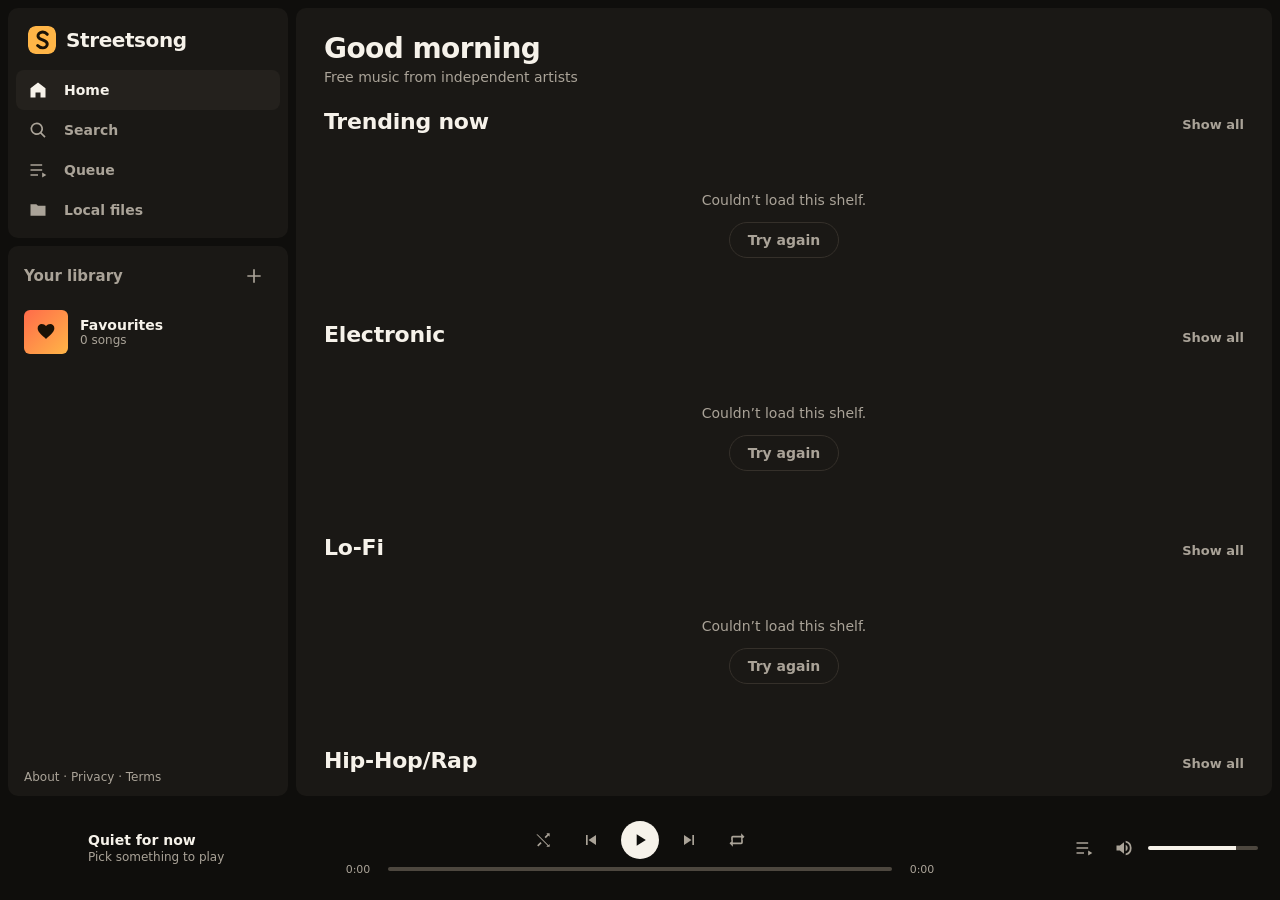
<file: public/index.html>
<!doctype html>
<html lang="en">
<head>
  <meta charset="utf-8">
  <meta name="viewport" content="width=device-width, initial-scale=1">
  <title>Streetsong</title>
  <meta name="description" content="Free music from independent artists. Search, save favourites, make playlists. No sign-up.">
  <meta property="og:title" content="Streetsong">
  <meta property="og:description" content="Free music from independent artists. No sign-up.">
  <meta property="og:url" content="https://streetsong.netlify.app/">
  <meta property="og:image" content="https://streetsong.netlify.app/og.png">
  <meta name="twitter:card" content="summary_large_image">
  <meta name="theme-color" content="#0f0e0c">
  <link rel="icon" type="image/svg+xml" href="icon.svg">
  <link rel="stylesheet" href="styles.css">
</head>
<body>
  <div class="app">
    <aside class="sidebar">
      <a class="brand" href="#/">
        <span class="brand-mark"></span>
        <span>Streetsong</span>
      </a>
      <nav class="nav" id="nav">
        <a href="#/" data-route="home"><i data-icon="home"></i><span>Home</span></a>
        <a href="#/search" data-route="search"><i data-icon="search"></i><span>Search</span></a>
        <a href="#/liked" data-route="liked" class="mobile-only"><i data-icon="heart"></i><span>Favourites</span></a>
        <a href="#/queue" data-route="queue"><i data-icon="queue"></i><span>Queue</span></a>
        <a href="#/local" data-route="local"><i data-icon="folder"></i><span>Local files</span></a>
      </nav>
      <section class="library">
        <header>
          <h2>Your library</h2>
          <button class="icon-btn" id="new-playlist" title="Create playlist" aria-label="Create playlist"><i data-icon="plus"></i></button>
        </header>
        <ul class="lib-list" id="lib-list"></ul>
        <a class="legal-link" href="about.html">About · Privacy · Terms</a>
      </section>
    </aside>

    <main class="main" id="main" tabindex="-1"></main>

    <footer class="player" id="player">
      <div class="now">
        <img class="now-art" id="now-art" alt="">
        <div class="now-meta">
          <div class="now-title" id="now-title">Quiet for now</div>
          <div class="now-artist" id="now-artist">Pick something to play</div>
        </div>
        <button class="icon-btn like-btn" id="now-like" aria-label="Like" hidden><i data-icon="heart"></i></button>
      </div>
      <div class="controls">
        <div class="buttons">
          <button class="icon-btn toggle" id="btn-shuffle" title="Shuffle" aria-label="Shuffle"><i data-icon="shuffle"></i></button>
          <button class="icon-btn" id="btn-prev" title="Previous" aria-label="Previous"><i data-icon="prev"></i></button>
          <button class="play-btn" id="btn-play" title="Play (Space)" aria-label="Play"><i data-icon="play"></i></button>
          <button class="icon-btn" id="btn-next" title="Next" aria-label="Next"><i data-icon="next"></i></button>
          <button class="icon-btn toggle" id="btn-repeat" title="Repeat" aria-label="Repeat"><i data-icon="repeat"></i></button>
        </div>
        <div class="seek">
          <span id="t-cur">0:00</span>
          <input type="range" id="seek" min="0" max="1000" value="0" aria-label="Seek">
          <span id="t-dur">0:00</span>
        </div>
      </div>
      <div class="extras">
        <a class="icon-btn" href="#/queue" title="Queue" aria-label="Queue"><i data-icon="queue"></i></a>
        <button class="icon-btn" id="btn-mute" title="Mute" aria-label="Mute"><i data-icon="volume"></i></button>
        <input type="range" id="volume" min="0" max="100" value="80" aria-label="Volume">
      </div>
    </footer>
  </div>

  <div class="menu" id="menu" hidden></div>
  <div class="toast" id="toast" role="status" aria-live="polite"></div>
  <audio id="audio" preload="auto"></audio>
  <input type="file" id="file-input" accept="audio/*" multiple hidden>

  <script src="app.js"></script>
</body>
</html>
</file>
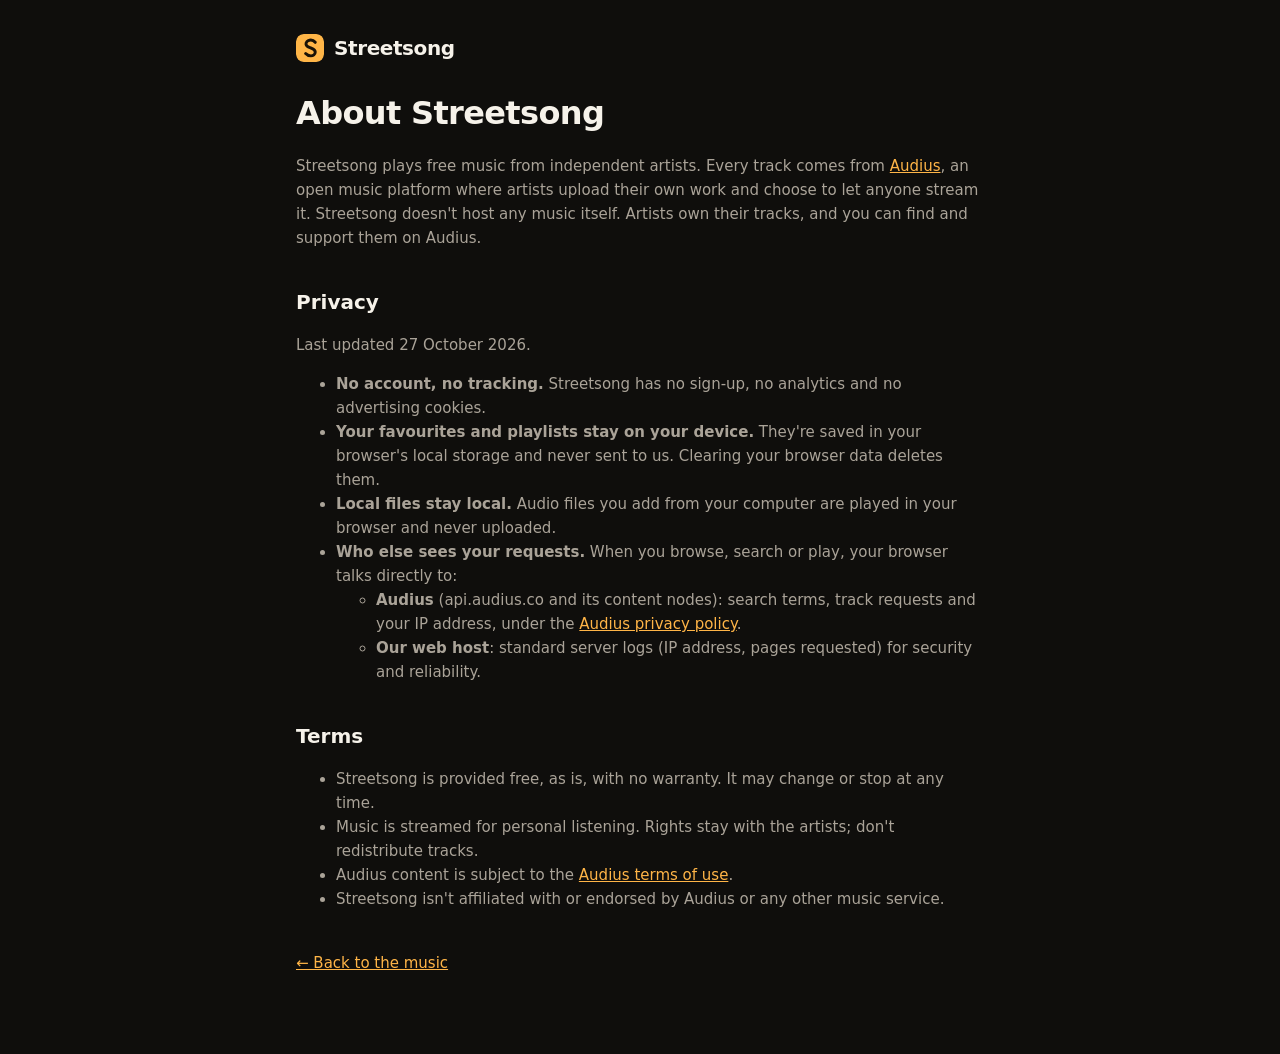
<file: public/about.html>
<!doctype html>
<html lang="en">
<head>
  <meta charset="utf-8">
  <meta name="viewport" content="width=device-width, initial-scale=1">
  <title>About Streetsong</title>
  <meta name="theme-color" content="#0f0e0c">
  <link rel="icon" type="image/svg+xml" href="icon.svg">
  <link rel="stylesheet" href="styles.css">
  <style>
    body { overflow: auto; }
    .doc { max-width: 720px; margin: 0 auto; padding: 32px 16px 64px; line-height: 1.6; font-size: 15px; }
    .doc h1 { font-size: 32px; letter-spacing: -.02em; margin: 24px 0 8px; }
    .doc h2 { font-size: 20px; margin: 36px 0 8px; }
    .doc p, .doc li { color: var(--muted); }
    .doc a { color: var(--accent); text-decoration: underline; }
    .doc .brand { padding: 0; margin: 0; background: none; text-decoration: none; color: var(--text); }
  </style>
</head>
<body>
  <main class="doc">
    <a class="brand" href="./"><span class="brand-mark"></span><span>Streetsong</span></a>
    <h1>About Streetsong</h1>
    <p>Streetsong plays free music from independent artists. Every track comes from
      <a href="https://audius.co" rel="noopener">Audius</a>, an open music platform where artists upload
      their own work and choose to let anyone stream it. Streetsong doesn't host any music itself.
      Artists own their tracks, and you can find and support them on Audius.</p>

    <h2>Privacy</h2>
    <p>Last updated 27 October 2026.</p>
    <ul>
      <li><strong>No account, no tracking.</strong> Streetsong has no sign-up, no analytics and no advertising cookies.</li>
      <li><strong>Your favourites and playlists stay on your device.</strong> They're saved in your browser's local storage and never sent to us. Clearing your browser data deletes them.</li>
      <li><strong>Local files stay local.</strong> Audio files you add from your computer are played in your browser and never uploaded.</li>
      <li><strong>Who else sees your requests.</strong> When you browse, search or play, your browser talks directly to:
        <ul>
          <li><strong>Audius</strong> (api.audius.co and its content nodes): search terms, track requests and your IP address, under the <a href="https://audius.co/legal/privacy-policy" rel="noopener">Audius privacy policy</a>.</li>
          <li><strong>Our web host</strong>: standard server logs (IP address, pages requested) for security and reliability.</li>
        </ul>
      </li>
    </ul>

    <h2>Terms</h2>
    <ul>
      <li>Streetsong is provided free, as is, with no warranty. It may change or stop at any time.</li>
      <li>Music is streamed for personal listening. Rights stay with the artists; don't redistribute tracks.</li>
      <li>Audius content is subject to the <a href="https://audius.co/legal/terms-of-use" rel="noopener">Audius terms of use</a>.</li>
      <li>Streetsong isn't affiliated with or endorsed by Audius or any other music service.</li>
    </ul>

    <p style="margin-top:40px"><a href="./">← Back to the music</a></p>
  </main>
</body>
</html>
</file>
<file: public/styles.css>
:root {
  --bg: #0f0e0c;
  --panel: #1a1815;
  --panel-2: #24211d;
  --hover: #2e2a25;
  --line: #35302a;
  --text: #f6f2ea;
  --muted: #aaa398;
  --accent: #ffb547;
  --accent-2: #ff6b4a;
  --accent-ink: #1a1206;
  --danger: #ff7a6b;
  --toast: #2f5fd0;
  --radius: 10px;
  --player-h: 88px;
  font-family: system-ui, -apple-system, "Segoe UI", Roboto, sans-serif;
  color-scheme: dark;
}

* { box-sizing: border-box; }
[hidden] { display: none !important; }
html, body { height: 100%; margin: 0; }
body { background: var(--bg); color: var(--text); font-size: 14px; overflow: hidden; }
a { color: inherit; text-decoration: none; }
button { font: inherit; color: inherit; background: none; border: 0; cursor: pointer; }
img { display: block; }
svg { width: 20px; height: 20px; fill: currentColor; display: block; }
i[data-icon] { display: inline-flex; }

.app {
  display: grid;
  grid-template-columns: 280px 1fr;
  grid-template-rows: 1fr var(--player-h);
  gap: 8px;
  padding: 8px;
  height: 100vh;
  height: 100dvh;
}

/* Sidebar */
.sidebar { display: flex; flex-direction: column; gap: 8px; min-height: 0; }
.brand, .nav, .library { background: var(--panel); border-radius: var(--radius); }
.brand { display: flex; align-items: center; gap: 10px; padding: 18px 20px 8px; font-weight: 800; font-size: 20px; letter-spacing: -.02em; border-radius: var(--radius) var(--radius) 0 0; margin-bottom: -8px; }
.brand-mark { width: 28px; height: 28px; border-radius: 8px; background: url("icon.svg") center/100% no-repeat; }
.nav { display: flex; flex-direction: column; padding: 8px; border-radius: 0 0 var(--radius) var(--radius); }
.nav a { display: flex; align-items: center; gap: 16px; padding: 10px 12px; border-radius: 8px; color: var(--muted); font-weight: 600; }
.nav a:hover { color: var(--text); }
.nav a.active { color: var(--text); background: var(--panel-2); }
.mobile-only { display: none !important; }

.library { flex: 1; display: flex; flex-direction: column; min-height: 0; padding: 12px 8px; }
.library header { display: flex; align-items: center; justify-content: space-between; padding: 0 8px 8px; }
.library h2 { font-size: 15px; margin: 0; color: var(--muted); }
.lib-list { list-style: none; margin: 0; padding: 0; overflow-y: auto; }
.lib-list a { display: flex; align-items: center; gap: 12px; padding: 8px; border-radius: 8px; }
.lib-list a:hover { background: var(--hover); }
.lib-list a.active { background: var(--panel-2); }
.lib-thumb { width: 44px; height: 44px; border-radius: 6px; background: var(--panel-2); display: grid; place-items: center; color: var(--muted); flex: none; }
.lib-thumb.liked { background: linear-gradient(135deg, var(--accent-2), var(--accent)); color: var(--accent-ink); }
.lib-name { font-weight: 600; white-space: nowrap; overflow: hidden; text-overflow: ellipsis; }
.lib-sub { color: var(--muted); font-size: 12px; }
.legal-link { margin-top: auto; padding: 12px 8px 0; color: var(--muted); font-size: 12px; }
.legal-link:hover { color: var(--text); text-decoration: underline; }

/* Main */
.main { background: var(--panel); border-radius: var(--radius); overflow-y: auto; min-height: 0; outline: none; }
.view { padding: 24px 28px 40px; }
.hero { padding: 40px 28px 24px; background: linear-gradient(180deg, var(--hero, #3a2a10) 0%, var(--panel) 100%); display: flex; align-items: flex-end; gap: 24px; }
.hero-art { width: 180px; height: 180px; border-radius: 8px; flex: none; box-shadow: 0 8px 32px rgba(0,0,0,.5); display: grid; place-items: center; background: var(--panel-2); color: var(--muted); object-fit: cover; }
.hero-art svg { width: 64px; height: 64px; }
.hero-art.liked { background: linear-gradient(135deg, var(--accent-2), var(--accent)); color: var(--accent-ink); }
.hero-kicker { font-size: 12px; font-weight: 700; text-transform: uppercase; letter-spacing: .08em; }
.hero h1 { font-size: clamp(28px, 5vw, 64px); margin: 6px 0 10px; letter-spacing: -.03em; line-height: 1; word-break: break-word; }
.hero-sub { color: var(--muted); }
.actions { display: flex; align-items: center; gap: 16px; padding: 20px 28px 4px; }
.view-head h1 { font-size: 28px; margin: 0 0 20px; letter-spacing: -.02em; }

.shelf { margin-bottom: 32px; }
.shelf-head { display: flex; align-items: baseline; justify-content: space-between; margin-bottom: 12px; }
.shelf-head h2 { font-size: 22px; margin: 0; letter-spacing: -.01em; }
.shelf-head a { color: var(--muted); font-weight: 700; font-size: 13px; }
.shelf-head a:hover { color: var(--text); text-decoration: underline; }
.cards { display: grid; grid-template-columns: repeat(auto-fill, minmax(160px, 1fr)); grid-auto-rows: 0; grid-template-rows: auto; overflow: hidden; gap: 0 16px; }
.cards.all { grid-auto-rows: auto; gap: 16px; }
.card { padding: 12px; border-radius: 8px; cursor: pointer; transition: background .15s; position: relative; }
.card:hover { background: var(--hover); }
.card-art { position: relative; aspect-ratio: 1; border-radius: 6px; overflow: hidden; background: var(--panel-2); margin-bottom: 10px; }
.card-art img { width: 100%; height: 100%; object-fit: cover; }
.card .play-btn { position: absolute; right: 8px; bottom: 8px; opacity: 0; transform: translateY(8px); transition: .2s; box-shadow: 0 8px 16px rgba(0,0,0,.4); }
.card:hover .play-btn, .card:focus-within .play-btn { opacity: 1; transform: none; }
.card-title { font-weight: 700; white-space: nowrap; overflow: hidden; text-overflow: ellipsis; }
.card-sub { color: var(--muted); font-size: 13px; white-space: nowrap; overflow: hidden; text-overflow: ellipsis; margin-top: 4px; }

.genres { display: grid; grid-template-columns: repeat(auto-fill, minmax(180px, 1fr)); gap: 16px; }
.genre-tile { aspect-ratio: 16/10; border-radius: 8px; padding: 16px; font-size: 20px; font-weight: 800; position: relative; overflow: hidden; letter-spacing: -.01em; }
.genre-tile::after { content: ""; position: absolute; right: -18px; bottom: -18px; width: 80px; height: 80px; border-radius: 50%; background: rgba(255,255,255,.18); }
.genre-tile:hover { filter: brightness(1.1); }

/* Search */
.search-box { position: relative; max-width: 420px; margin-bottom: 24px; }
.search-box svg { position: absolute; left: 14px; top: 50%; transform: translateY(-50%); color: var(--muted); }
.search-box input { width: 100%; padding: 13px 16px 13px 44px; border-radius: 999px; border: 1px solid var(--line); background: var(--panel-2); color: var(--text); font: inherit; font-size: 15px; }
.search-box input:focus { outline: 2px solid var(--accent); outline-offset: 1px; }

/* Track list */
.tracks { width: 100%; }
.track-head, .track { display: grid; grid-template-columns: 36px minmax(0, 4fr) minmax(0, 2fr) 40px 56px 40px; align-items: center; gap: 12px; padding: 0 12px; }
.track-head { color: var(--muted); font-size: 12px; text-transform: uppercase; letter-spacing: .06em; border-bottom: 1px solid var(--line); height: 36px; margin-bottom: 8px; }
.track { height: 58px; border-radius: 6px; cursor: pointer; }
.track:hover { background: var(--hover); }
.track.playing .t-title { color: var(--accent); }
.t-num { color: var(--muted); text-align: center; font-variant-numeric: tabular-nums; display: grid; place-items: center; }
.t-num .hover-icon { display: none; color: var(--text); }
.track:hover .t-num .n { display: none; }
.track:hover .t-num .hover-icon { display: block; }
.t-main { display: flex; align-items: center; gap: 12px; min-width: 0; }
.t-main img { width: 40px; height: 40px; border-radius: 4px; object-fit: cover; background: var(--panel-2); flex: none; }
.t-text { min-width: 0; }
.t-title { font-weight: 600; white-space: nowrap; overflow: hidden; text-overflow: ellipsis; }
.t-artist, .t-genre, .t-dur { color: var(--muted); font-size: 13px; white-space: nowrap; overflow: hidden; text-overflow: ellipsis; }
.t-dur { text-align: right; font-variant-numeric: tabular-nums; }
.track .icon-btn { opacity: 0; }
.track:hover .icon-btn, .track .icon-btn.on, .track .icon-btn:focus-visible { opacity: 1; }
.eq { display: inline-flex; gap: 2px; align-items: flex-end; height: 14px; }
.eq span { width: 3px; background: var(--accent); animation: eq 1s infinite ease-in-out; }
.eq span:nth-child(2) { animation-delay: -.3s; }
.eq span:nth-child(3) { animation-delay: -.6s; }
.eq.paused span { animation-play-state: paused; }
@keyframes eq { 0%,100% { height: 3px; } 50% { height: 14px; } }

/* Buttons */
.icon-btn { width: 36px; height: 36px; display: inline-grid; place-items: center; border-radius: 50%; color: var(--muted); transition: color .15s, transform .1s; }
.icon-btn:hover { color: var(--text); }
.icon-btn:active { transform: scale(.94); }
.icon-btn.on { color: var(--accent); }
.icon-btn:disabled { opacity: .35; cursor: default; }
.toggle { position: relative; }
.toggle.on::after { content: ""; position: absolute; bottom: 2px; width: 4px; height: 4px; border-radius: 50%; background: var(--accent); }
.play-btn { width: 44px; height: 44px; border-radius: 50%; background: var(--accent); color: var(--accent-ink); display: inline-grid; place-items: center; transition: transform .1s; flex: none; }
.play-btn:hover { transform: scale(1.06); }
.play-btn.big { width: 56px; height: 56px; }
.play-btn.big svg { width: 26px; height: 26px; }
.btn { padding: 9px 18px; border-radius: 999px; font-weight: 700; border: 1px solid var(--line); }
.btn:hover { border-color: var(--text); }
.btn.primary { background: var(--text); color: var(--bg); border-color: var(--text); }
.btn.primary:hover { transform: scale(1.03); }

/* States */
.empty { text-align: center; padding: 64px 16px; color: var(--muted); }
.empty svg { width: 48px; height: 48px; margin: 0 auto 16px; color: var(--muted); }
.empty h2 { color: var(--text); font-size: 22px; margin: 0 0 8px; }
.empty p { margin: 0 0 20px; }
.skel { background: linear-gradient(90deg, var(--panel-2) 0%, var(--hover) 50%, var(--panel-2) 100%); background-size: 200% 100%; animation: skel 1.2s infinite; border-radius: 6px; }
@keyframes skel { to { background-position: -200% 0; } }
.error-box { padding: 32px; text-align: center; color: var(--muted); }

/* Player */
.player { grid-column: 1 / -1; display: grid; grid-template-columns: minmax(180px, 1fr) minmax(300px, 2fr) minmax(180px, 1fr); align-items: center; padding: 0 12px; gap: 16px; }
.now { display: flex; align-items: center; gap: 12px; min-width: 0; }
.now-art { width: 56px; height: 56px; border-radius: 6px; background: var(--panel-2); object-fit: cover; flex: none; }
.now-art:not([src]) { visibility: hidden; }
.now-meta { min-width: 0; }
.now-title { font-weight: 700; white-space: nowrap; overflow: hidden; text-overflow: ellipsis; }
.now-artist { color: var(--muted); font-size: 12px; white-space: nowrap; overflow: hidden; text-overflow: ellipsis; margin-top: 2px; }
.controls { display: flex; flex-direction: column; align-items: center; gap: 4px; }
.buttons { display: flex; align-items: center; gap: 12px; }
.buttons .play-btn { width: 38px; height: 38px; background: var(--text); color: var(--bg); }
.seek { display: flex; align-items: center; gap: 8px; width: 100%; max-width: 620px; color: var(--muted); font-size: 11px; font-variant-numeric: tabular-nums; }
.seek span { width: 40px; text-align: center; }
.seek input { flex: 1; }
.extras { display: flex; align-items: center; justify-content: flex-end; gap: 4px; }
.extras input { width: 110px; }

input[type=range] { -webkit-appearance: none; appearance: none; height: 4px; border-radius: 4px; background: linear-gradient(to right, var(--text) var(--p, 0%), #4d473f var(--p, 0%)); cursor: pointer; }
input[type=range]:hover { background: linear-gradient(to right, var(--accent) var(--p, 0%), #4d473f var(--p, 0%)); }
input[type=range]::-webkit-slider-thumb { -webkit-appearance: none; width: 12px; height: 12px; border-radius: 50%; background: var(--text); opacity: 0; }
input[type=range]:hover::-webkit-slider-thumb { opacity: 1; }
input[type=range]::-moz-range-thumb { width: 12px; height: 12px; border: 0; border-radius: 50%; background: var(--text); }

/* Menu + toast */
.menu { position: fixed; z-index: 50; min-width: 220px; max-height: 60vh; overflow-y: auto; background: #2e2a25; border-radius: 6px; padding: 4px; box-shadow: 0 16px 32px rgba(0,0,0,.5); }
.menu button { display: block; width: 100%; text-align: left; padding: 10px 12px; border-radius: 4px; }
.menu button:hover { background: #3d3831; }
.menu hr { border: 0; border-top: 1px solid #3d3831; margin: 4px 0; }
.menu .label { padding: 8px 12px 4px; color: var(--muted); font-size: 12px; }
.toast { position: fixed; left: 50%; bottom: calc(var(--player-h) + 24px); transform: translate(-50%, 20px); background: var(--toast); color: #fff; padding: 10px 16px; border-radius: 8px; font-weight: 600; opacity: 0; pointer-events: none; transition: .25s; z-index: 60; max-width: calc(100vw - 32px); }
.toast.show { opacity: 1; transform: translate(-50%, 0); }

/* Mobile */
@media (max-width: 760px) {
  :root { --player-h: 64px; }
  .app { grid-template-columns: 1fr; grid-template-rows: 1fr auto auto; padding: 0; gap: 0; }
  .main { border-radius: 0; grid-row: 1; }
  .sidebar { grid-row: 3; }
  .brand, .library { display: none; }
  .mobile-only { display: flex !important; }
  .nav { flex-direction: row; justify-content: space-around; border-radius: 0; padding: 4px 0 calc(4px + env(safe-area-inset-bottom)); background: #0a0908; }
  .nav a { flex-direction: column; gap: 4px; font-size: 10px; padding: 6px 8px; background: none !important; }
  .nav a.active { color: var(--accent); }
  .player { grid-row: 2; grid-template-columns: 1fr auto; padding: 4px 8px; margin: 0 8px 8px; background: #3b2a12; border-radius: 8px; position: relative; gap: 8px; }
  .now-art { width: 44px; height: 44px; }
  .controls { flex-direction: row; }
  .seek { position: absolute; left: 8px; right: 8px; bottom: 0; }
  .seek span { display: none; }
  .seek input { height: 2px; }
  #btn-shuffle, #btn-repeat, #btn-prev, .extras { display: none; }
  .view { padding: 16px 16px 32px; }
  .hero { padding: 32px 16px 16px; flex-direction: column; align-items: flex-start; }
  .hero-art { width: 140px; height: 140px; }
  .actions { padding: 16px 16px 4px; }
  .cards { grid-template-columns: repeat(auto-fill, minmax(130px, 1fr)); gap: 0 8px; }
  .card { padding: 6px; }
  .card .play-btn { display: none; }
  .track-head { display: none; }
  .track, .track-head { grid-template-columns: 28px minmax(0, 1fr) 36px 36px; padding: 0 4px; gap: 8px; }
  .t-genre, .t-dur { display: none; }
  .track .icon-btn { opacity: 1; }
  .genres { grid-template-columns: repeat(2, 1fr); gap: 10px; }
  .genre-tile { font-size: 16px; }
}
</file>
